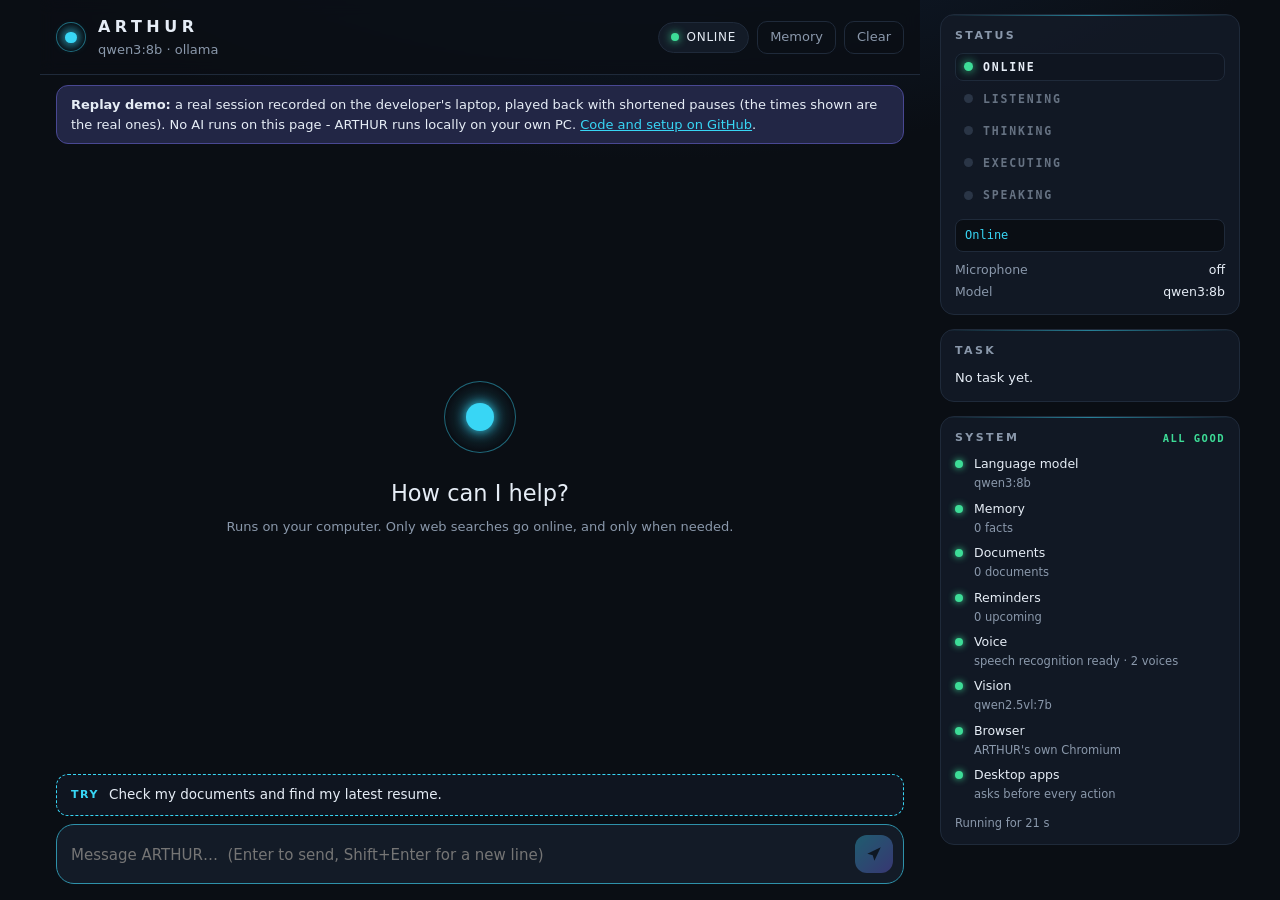
<file: index.html>
<!doctype html>
<html lang="en">
<head>
  <meta charset="utf-8">
  <meta name="viewport" content="width=device-width, initial-scale=1">
  <title>ARTHUR – replay demo</title>
  <link rel="stylesheet" href="styles.css">
  <link rel="stylesheet" href="demo.css">
</head>
<body>
 <div class="shell">
  <div class="app">
    <header class="topbar">
      <div class="brand">
        <div class="core" aria-hidden="true"><span></span></div>
        <div>
          <h1>ARTHUR</h1>
          <p id="model" class="subtle">Personal AI agent</p>
        </div>
      </div>
      <div class="topbar-actions">
        <div id="status" class="status" data-state="connecting" role="status" aria-live="polite">
          <span class="dot"></span><span id="status-text">Connecting…</span>
        </div>
        <button id="voice-toggle" class="ghost" type="button" aria-expanded="false" aria-controls="voice-panel" title="Voice settings">Voice</button>
        <button id="docs-toggle" class="ghost" type="button" aria-expanded="false" aria-controls="docs-panel">Docs</button>
        <button id="reminders-toggle" class="ghost" type="button" aria-expanded="false" aria-controls="reminders-panel">Reminders</button>
        <button id="memory-toggle" class="ghost" type="button" aria-expanded="false" aria-controls="memory-panel">Memory</button>
        <button id="hud-toggle" class="ghost hud-toggle" type="button" aria-expanded="false" aria-controls="hud">Status</button>
        <a class="ghost link-button" href="/dashboard.html" title="Counts and timings">Stats</a>
        <button id="clear" class="ghost" type="button" title="Clear conversation">Clear</button>
      </div>
    </header>

    <div class="replay-banner" role="note">
      <strong>Replay demo:</strong> a real session recorded on the developer's laptop, played
      back with shortened pauses (the times shown are the real ones). No AI runs on this page -
      ARTHUR runs locally on your own PC. <a href="https://github.com/vishnuvarthant1126-bit/ARTHUR">Code and setup on GitHub</a>.
    </div>

    <aside id="voice-panel" class="memory-panel" hidden aria-label="Voice settings">
      <div class="memory-head">
        <div>
          <h2>Voice</h2>
          <p class="subtle">ARTHUR's voice is generated on your computer (Piper).</p>
        </div>
        <button id="voice-close" class="ghost" type="button" aria-label="Close voice panel">✕</button>
      </div>
      <div class="settings">
        <label for="speak-mode">Speak replies</label>
        <select id="speak-mode">
          <option value="voice">When I talk to ARTHUR</option>
          <option value="always">Always</option>
          <option value="off">Never</option>
        </select>
        <label for="voice-select">Voice</label>
        <select id="voice-select"></select>
        <label for="voice-speed">Speed <output id="voice-speed-value">1.0×</output></label>
        <input id="voice-speed" type="range" min="0.75" max="1.5" step="0.05" value="1">
        <label for="voice-volume">Volume <output id="voice-volume-value">100%</output></label>
        <input id="voice-volume" type="range" min="0" max="1" step="0.05" value="1">
        <button id="voice-test" class="upload-button" type="button">▶ Test voice</button>
      </div>
    </aside>

    <aside id="docs-panel" class="memory-panel" hidden aria-label="Documents">
      <div class="memory-head">
        <div>
          <h2>Documents</h2>
          <p class="subtle">PDF, Word, text or CSV (max 20 MB). Ask about them and ARTHUR cites the page.</p>
        </div>
        <button id="docs-close" class="ghost" type="button" aria-label="Close documents panel">✕</button>
      </div>
      <label class="upload">
        <input id="docs-input" type="file" accept=".pdf,.docx,.txt,.md,.csv" multiple>
        <span>＋ Upload documents</span>
      </label>
      <p id="docs-status" class="subtle docs-status" role="status" aria-live="polite"></p>
      <ul id="docs-list" class="memory-list"></ul>
      <p id="docs-empty" class="subtle memory-empty">No documents yet.</p>
    </aside>

    <aside id="memory-panel" class="memory-panel" hidden aria-label="Long-term memory">
      <div class="memory-head">
        <div>
          <h2>Long-term memory</h2>
          <p class="subtle">Saved only when you say “remember…”. Kept across conversations and restarts.</p>
        </div>
        <button id="memory-close" class="ghost" type="button" aria-label="Close memory panel">✕</button>
      </div>
      <ul id="memory-list" class="memory-list"></ul>
      <p id="memory-empty" class="subtle memory-empty">Nothing yet. Try: “Remember that my main project is called ARTHUR.”</p>
    </aside>

    <aside id="reminders-panel" class="memory-panel" hidden aria-label="Reminders">
      <div class="memory-head">
        <div>
          <h2>Reminders</h2>
          <p class="subtle">Saved on this computer; they survive restarts. Or just say “remind me at 5pm to…”.</p>
        </div>
        <button id="reminders-close" class="ghost" type="button" aria-label="Close reminders panel">✕</button>
      </div>
      <form id="reminder-form" class="reminder-form" autocomplete="off">
        <input id="reminder-text" type="text" maxlength="300" placeholder="Remind me to…" aria-label="Reminder text" required>
        <input id="reminder-when" type="text" maxlength="100" placeholder="5pm · in 20 minutes · tomorrow 9am" aria-label="When" required>
        <button class="upload-button" type="submit">Add reminder</button>
      </form>
      <p id="reminders-status" class="subtle docs-status" role="status" aria-live="polite"></p>
      <ul id="reminders-list" class="memory-list"></ul>
      <p id="reminders-empty" class="subtle memory-empty">No upcoming reminders.</p>
    </aside>

    <main id="log" class="log" aria-live="polite">
      <section id="empty" class="empty">
        <div class="core large" aria-hidden="true"><span></span></div>
        <h2>How can I help?</h2>
        <p class="subtle">Runs on your computer. Only web searches go online, and only when needed.</p>
        <div class="chips">
          <button class="chip" type="button">Explain what a vector database is</button>
          <button class="chip" type="button">Write a Python function to reverse a string</button>
          <button class="chip" type="button">Give me three tips for focused work</button>
        </div>
      </section>
    </main>

    <!-- Phase 26: files attached to the next message (uploaded at once, sent as ids) -->

    <button id="replay-next" class="replay-next" type="button" hidden>
      <b>Try</b><span></span>
    </button>
    <ul id="attachments" class="attachments" hidden aria-label="Attached files"></ul>
    <form id="composer" class="composer" autocomplete="off">
      <input id="attach-input" class="visually-hidden" type="file" multiple tabindex="-1"
             accept="image/png,image/jpeg,image/webp,image/gif,image/bmp,.pdf,.docx,.txt,.md,.csv">
      <button id="attach" class="mic" type="button" aria-label="Attach a picture or document" title="Attach a picture, screenshot or document (or paste / drop it here)">
        <svg viewBox="0 0 24 24" width="18" height="18" aria-hidden="true"><path d="M16.5 6.5v10a4.5 4.5 0 0 1-9 0V5a3 3 0 0 1 6 0v10.5a1.5 1.5 0 0 1-3 0V6.5H9v9a3 3 0 0 0 6 0V5a4.5 4.5 0 0 0-9 0v11.5a6 6 0 0 0 12 0v-10h-1.5Z" fill="currentColor"/></svg>
      </button>
      <textarea id="input" rows="1" maxlength="8000" placeholder="Message ARTHUR…  (Enter to send, Shift+Enter for a new line)" aria-label="Message"></textarea>
      <button id="wake" class="mic" type="button" aria-pressed="false" aria-label="Hands-free: listen for Hey Arthur" title="Hands-free: listen for “Hey Arthur” (mic stays on while enabled)">
        <svg viewBox="0 0 24 24" width="18" height="18" aria-hidden="true"><path d="M17 20c-.3 0-.6-.1-.8-.2-.7-.4-1.2-.9-1.7-2.4-.5-1.5-1.4-2.2-2.3-2.9-.8-.6-1.6-1.2-2.3-2.4A6.3 6.3 0 0 1 9 9c0-2.8 2.2-5 5-5s5 2.2 5 5h-2c0-1.7-1.3-3-3-3s-3 1.3-3 3c0 .9.3 1.8.7 2.5.5.9 1.1 1.3 1.8 1.9 1 .8 2.2 1.8 2.9 3.8.4 1.2.7 1.4 1 1.6.2.1.4.2.6.2 1.1 0 2-.9 2-2h2c0 2.2-1.8 4-4 4ZM7.6 2.6 6.2 1.2A10 10 0 0 0 3 9c0 2.8 1.2 5.3 3.2 7.1l1.4-1.4A8 8 0 0 1 5 9c0-2.5 1-4.7 2.6-6.4ZM11.5 9a2.5 2.5 0 1 0 5 0 2.5 2.5 0 0 0-5 0Z" fill="currentColor"/></svg>
      </button>
      <button id="mic" class="mic" type="button" aria-label="Start voice input" title="Speak (click to start, click again to stop)">
        <svg viewBox="0 0 24 24" width="18" height="18" aria-hidden="true"><path d="M12 14a3 3 0 0 0 3-3V5a3 3 0 1 0-6 0v6a3 3 0 0 0 3 3Zm5-3a5 5 0 0 1-10 0H5a7 7 0 0 0 6 6.92V21h2v-3.08A7 7 0 0 0 19 11h-2Z" fill="currentColor"/></svg>
      </button>
      <button id="send" class="send" type="submit" aria-label="Send">
        <svg viewBox="0 0 24 24" width="18" height="18" aria-hidden="true"><path d="M3 11.5 21 3l-8.5 18-2.2-7.3L3 11.5Z" fill="currentColor"/></svg>
      </button>
    </form>
  </div>

  <!-- Phase 25: what ARTHUR is doing right now, the current task, and the health of every part. -->
  <aside id="hud" class="hud" aria-label="ARTHUR status">
    <section class="hud-card">
      <div class="hud-head">
        <h2>Status</h2>
        <button id="hud-close" class="ghost hud-close" type="button" aria-label="Close status panel">✕</button>
      </div>
      <ul class="lamps" aria-label="Activity">
        <li data-lamp="online"><span class="lamp"></span><span>Online</span></li>
        <li data-lamp="listening"><span class="lamp"></span><span>Listening</span></li>
        <li data-lamp="thinking"><span class="lamp"></span><span>Thinking</span></li>
        <li data-lamp="executing"><span class="lamp"></span><span>Executing</span></li>
        <li data-lamp="speaking"><span class="lamp"></span><span>Speaking</span></li>
      </ul>
      <p id="hud-now" class="hud-now" role="status" aria-live="polite">Connecting…</p>
      <dl class="hud-facts">
        <dt>Microphone</dt><dd id="hud-mic">off</dd>
        <dt>Model</dt><dd id="hud-model">–</dd>
      </dl>
    </section>
    <section class="hud-card">
      <h2 id="hud-task-title">Task</h2>
      <p id="hud-task-goal" class="hud-task-goal subtle">No task yet.</p>
      <ol id="hud-task" class="hud-task"></ol>
      <p id="hud-task-result" class="subtle hud-task-result"></p>
    </section>
    <section class="hud-card">
      <div class="hud-head">
        <h2>System</h2>
        <span id="hud-overall" class="hud-overall" data-state="unknown">…</span>
      </div>
      <ul id="hud-system" class="hud-system"></ul>
      <p id="hud-uptime" class="subtle hud-uptime"></p>
    </section>
  </aside>
 </div>
  <script src="replay.js"></script>
  <script src="app.js"></script>
</body>
</html>
</file>
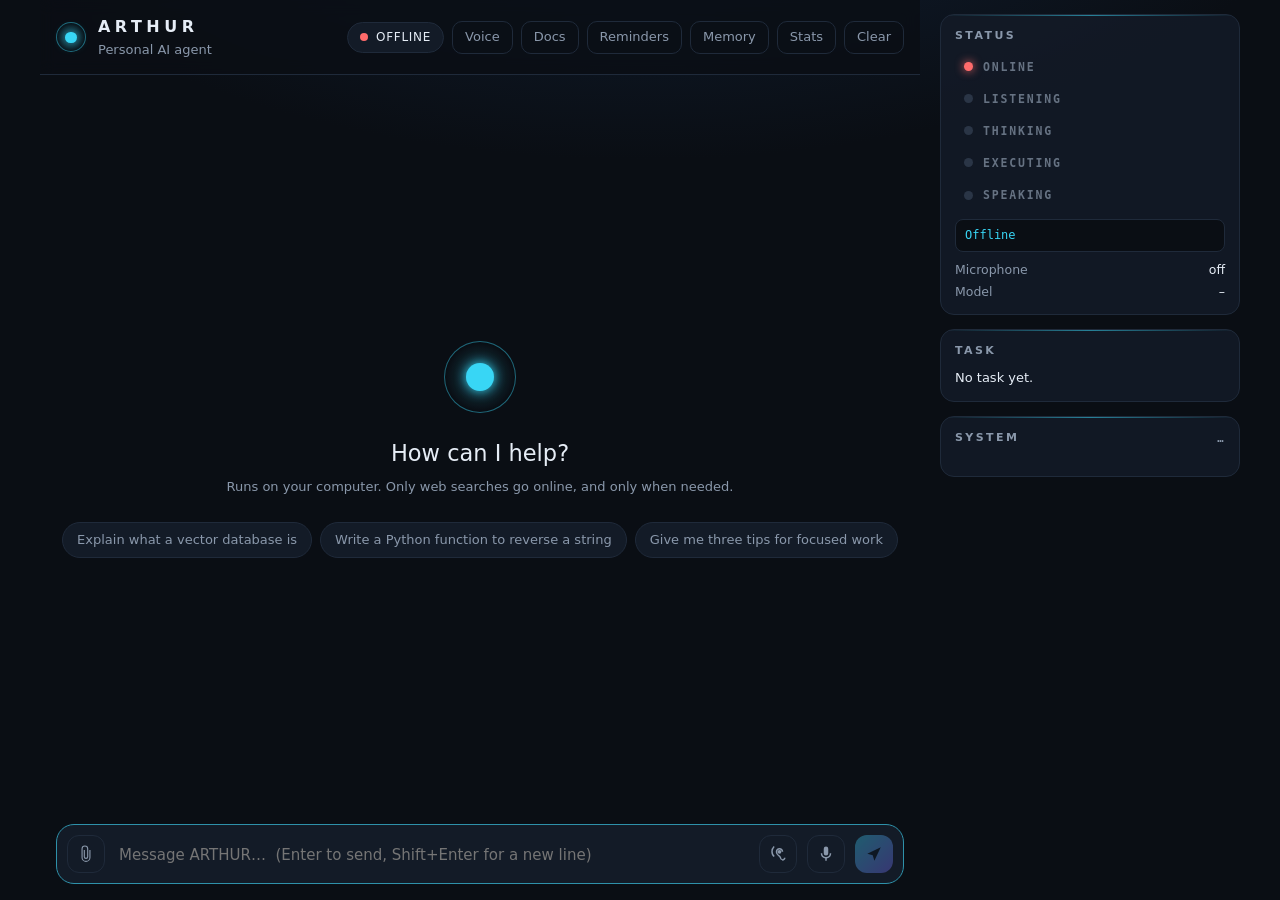
<file: frontend/index.html>
<!doctype html>
<html lang="en">
<head>
  <meta charset="utf-8">
  <meta name="viewport" content="width=device-width, initial-scale=1">
  <title>ARTHUR</title>
  <link rel="stylesheet" href="styles.css">
</head>
<body>
 <div class="shell">
  <div class="app">
    <header class="topbar">
      <div class="brand">
        <div class="core" aria-hidden="true"><span></span></div>
        <div>
          <h1>ARTHUR</h1>
          <p id="model" class="subtle">Personal AI agent</p>
        </div>
      </div>
      <div class="topbar-actions">
        <div id="status" class="status" data-state="connecting" role="status" aria-live="polite">
          <span class="dot"></span><span id="status-text">Connecting…</span>
        </div>
        <button id="voice-toggle" class="ghost" type="button" aria-expanded="false" aria-controls="voice-panel" title="Voice settings">Voice</button>
        <button id="docs-toggle" class="ghost" type="button" aria-expanded="false" aria-controls="docs-panel">Docs</button>
        <button id="reminders-toggle" class="ghost" type="button" aria-expanded="false" aria-controls="reminders-panel">Reminders</button>
        <button id="memory-toggle" class="ghost" type="button" aria-expanded="false" aria-controls="memory-panel">Memory</button>
        <button id="hud-toggle" class="ghost hud-toggle" type="button" aria-expanded="false" aria-controls="hud">Status</button>
        <a class="ghost link-button" href="/dashboard.html" title="Counts and timings">Stats</a>
        <button id="clear" class="ghost" type="button" title="Clear conversation">Clear</button>
      </div>
    </header>

    <aside id="voice-panel" class="memory-panel" hidden aria-label="Voice settings">
      <div class="memory-head">
        <div>
          <h2>Voice</h2>
          <p class="subtle">ARTHUR's voice is generated on your computer (Piper).</p>
        </div>
        <button id="voice-close" class="ghost" type="button" aria-label="Close voice panel">✕</button>
      </div>
      <div class="settings">
        <label for="speak-mode">Speak replies</label>
        <select id="speak-mode">
          <option value="voice">When I talk to ARTHUR</option>
          <option value="always">Always</option>
          <option value="off">Never</option>
        </select>
        <label for="voice-select">Voice</label>
        <select id="voice-select"></select>
        <label for="voice-speed">Speed <output id="voice-speed-value">1.0×</output></label>
        <input id="voice-speed" type="range" min="0.75" max="1.5" step="0.05" value="1">
        <label for="voice-volume">Volume <output id="voice-volume-value">100%</output></label>
        <input id="voice-volume" type="range" min="0" max="1" step="0.05" value="1">
        <button id="voice-test" class="upload-button" type="button">▶ Test voice</button>
      </div>
    </aside>

    <aside id="docs-panel" class="memory-panel" hidden aria-label="Documents">
      <div class="memory-head">
        <div>
          <h2>Documents</h2>
          <p class="subtle">PDF, Word, text or CSV (max 20 MB). Ask about them and ARTHUR cites the page.</p>
        </div>
        <button id="docs-close" class="ghost" type="button" aria-label="Close documents panel">✕</button>
      </div>
      <label class="upload">
        <input id="docs-input" type="file" accept=".pdf,.docx,.txt,.md,.csv" multiple>
        <span>＋ Upload documents</span>
      </label>
      <p id="docs-status" class="subtle docs-status" role="status" aria-live="polite"></p>
      <ul id="docs-list" class="memory-list"></ul>
      <p id="docs-empty" class="subtle memory-empty">No documents yet.</p>
    </aside>

    <aside id="memory-panel" class="memory-panel" hidden aria-label="Long-term memory">
      <div class="memory-head">
        <div>
          <h2>Long-term memory</h2>
          <p class="subtle">Saved only when you say “remember…”. Kept across conversations and restarts.</p>
        </div>
        <button id="memory-close" class="ghost" type="button" aria-label="Close memory panel">✕</button>
      </div>
      <ul id="memory-list" class="memory-list"></ul>
      <p id="memory-empty" class="subtle memory-empty">Nothing yet. Try: “Remember that my main project is called ARTHUR.”</p>
    </aside>

    <aside id="reminders-panel" class="memory-panel" hidden aria-label="Reminders">
      <div class="memory-head">
        <div>
          <h2>Reminders</h2>
          <p class="subtle">Saved on this computer; they survive restarts. Or just say “remind me at 5pm to…”.</p>
        </div>
        <button id="reminders-close" class="ghost" type="button" aria-label="Close reminders panel">✕</button>
      </div>
      <form id="reminder-form" class="reminder-form" autocomplete="off">
        <input id="reminder-text" type="text" maxlength="300" placeholder="Remind me to…" aria-label="Reminder text" required>
        <input id="reminder-when" type="text" maxlength="100" placeholder="5pm · in 20 minutes · tomorrow 9am" aria-label="When" required>
        <button class="upload-button" type="submit">Add reminder</button>
      </form>
      <p id="reminders-status" class="subtle docs-status" role="status" aria-live="polite"></p>
      <ul id="reminders-list" class="memory-list"></ul>
      <p id="reminders-empty" class="subtle memory-empty">No upcoming reminders.</p>
    </aside>

    <main id="log" class="log" aria-live="polite">
      <section id="empty" class="empty">
        <div class="core large" aria-hidden="true"><span></span></div>
        <h2>How can I help?</h2>
        <p class="subtle">Runs on your computer. Only web searches go online, and only when needed.</p>
        <div class="chips">
          <button class="chip" type="button">Explain what a vector database is</button>
          <button class="chip" type="button">Write a Python function to reverse a string</button>
          <button class="chip" type="button">Give me three tips for focused work</button>
        </div>
      </section>
    </main>

    <!-- Phase 26: files attached to the next message (uploaded at once, sent as ids) -->
    <ul id="attachments" class="attachments" hidden aria-label="Attached files"></ul>
    <form id="composer" class="composer" autocomplete="off">
      <input id="attach-input" class="visually-hidden" type="file" multiple tabindex="-1"
             accept="image/png,image/jpeg,image/webp,image/gif,image/bmp,.pdf,.docx,.txt,.md,.csv">
      <button id="attach" class="mic" type="button" aria-label="Attach a picture or document" title="Attach a picture, screenshot or document (or paste / drop it here)">
        <svg viewBox="0 0 24 24" width="18" height="18" aria-hidden="true"><path d="M16.5 6.5v10a4.5 4.5 0 0 1-9 0V5a3 3 0 0 1 6 0v10.5a1.5 1.5 0 0 1-3 0V6.5H9v9a3 3 0 0 0 6 0V5a4.5 4.5 0 0 0-9 0v11.5a6 6 0 0 0 12 0v-10h-1.5Z" fill="currentColor"/></svg>
      </button>
      <textarea id="input" rows="1" maxlength="8000" placeholder="Message ARTHUR…  (Enter to send, Shift+Enter for a new line)" aria-label="Message"></textarea>
      <button id="wake" class="mic" type="button" aria-pressed="false" aria-label="Hands-free: listen for Hey Arthur" title="Hands-free: listen for “Hey Arthur” (mic stays on while enabled)">
        <svg viewBox="0 0 24 24" width="18" height="18" aria-hidden="true"><path d="M17 20c-.3 0-.6-.1-.8-.2-.7-.4-1.2-.9-1.7-2.4-.5-1.5-1.4-2.2-2.3-2.9-.8-.6-1.6-1.2-2.3-2.4A6.3 6.3 0 0 1 9 9c0-2.8 2.2-5 5-5s5 2.2 5 5h-2c0-1.7-1.3-3-3-3s-3 1.3-3 3c0 .9.3 1.8.7 2.5.5.9 1.1 1.3 1.8 1.9 1 .8 2.2 1.8 2.9 3.8.4 1.2.7 1.4 1 1.6.2.1.4.2.6.2 1.1 0 2-.9 2-2h2c0 2.2-1.8 4-4 4ZM7.6 2.6 6.2 1.2A10 10 0 0 0 3 9c0 2.8 1.2 5.3 3.2 7.1l1.4-1.4A8 8 0 0 1 5 9c0-2.5 1-4.7 2.6-6.4ZM11.5 9a2.5 2.5 0 1 0 5 0 2.5 2.5 0 0 0-5 0Z" fill="currentColor"/></svg>
      </button>
      <button id="mic" class="mic" type="button" aria-label="Start voice input" title="Speak (click to start, click again to stop)">
        <svg viewBox="0 0 24 24" width="18" height="18" aria-hidden="true"><path d="M12 14a3 3 0 0 0 3-3V5a3 3 0 1 0-6 0v6a3 3 0 0 0 3 3Zm5-3a5 5 0 0 1-10 0H5a7 7 0 0 0 6 6.92V21h2v-3.08A7 7 0 0 0 19 11h-2Z" fill="currentColor"/></svg>
      </button>
      <button id="send" class="send" type="submit" aria-label="Send">
        <svg viewBox="0 0 24 24" width="18" height="18" aria-hidden="true"><path d="M3 11.5 21 3l-8.5 18-2.2-7.3L3 11.5Z" fill="currentColor"/></svg>
      </button>
    </form>
  </div>

  <!-- Phase 25: what ARTHUR is doing right now, the current task, and the health of every part. -->
  <aside id="hud" class="hud" aria-label="ARTHUR status">
    <section class="hud-card">
      <div class="hud-head">
        <h2>Status</h2>
        <button id="hud-close" class="ghost hud-close" type="button" aria-label="Close status panel">✕</button>
      </div>
      <ul class="lamps" aria-label="Activity">
        <li data-lamp="online"><span class="lamp"></span><span>Online</span></li>
        <li data-lamp="listening"><span class="lamp"></span><span>Listening</span></li>
        <li data-lamp="thinking"><span class="lamp"></span><span>Thinking</span></li>
        <li data-lamp="executing"><span class="lamp"></span><span>Executing</span></li>
        <li data-lamp="speaking"><span class="lamp"></span><span>Speaking</span></li>
      </ul>
      <p id="hud-now" class="hud-now" role="status" aria-live="polite">Connecting…</p>
      <dl class="hud-facts">
        <dt>Microphone</dt><dd id="hud-mic">off</dd>
        <dt>Model</dt><dd id="hud-model">–</dd>
      </dl>
    </section>
    <section class="hud-card">
      <h2 id="hud-task-title">Task</h2>
      <p id="hud-task-goal" class="hud-task-goal subtle">No task yet.</p>
      <ol id="hud-task" class="hud-task"></ol>
      <p id="hud-task-result" class="subtle hud-task-result"></p>
    </section>
    <section class="hud-card">
      <div class="hud-head">
        <h2>System</h2>
        <span id="hud-overall" class="hud-overall" data-state="unknown">…</span>
      </div>
      <ul id="hud-system" class="hud-system"></ul>
      <p id="hud-uptime" class="subtle hud-uptime"></p>
    </section>
  </aside>
 </div>
  <script src="app.js"></script>
</body>
</html>
</file>
<file: styles.css>
:root {
  --bg: #0a0e14;
  --bg-2: #0f1520;
  --panel: #131b27;
  --border: #1f2a3a;
  --text: #e6edf6;
  --muted: #8a98ab;
  --accent: #38d6f5;
  --accent-2: #7c6cff;
  --user: #1b2a40;
  --ok: #3ddc97;
  --warn: #f5b638;
  --err: #ff6b6b;
  --radius: 14px;
  --font: "Segoe UI", system-ui, -apple-system, Roboto, sans-serif;
  --mono: "Cascadia Code", Consolas, ui-monospace, monospace;
}

* { box-sizing: border-box; }
[hidden] { display: none !important; }
html, body { height: 100%; margin: 0; }
body {
  background: radial-gradient(1200px 600px at 50% -200px, #12233a 0%, var(--bg) 60%);
  color: var(--text);
  font: 15px/1.6 var(--font);
}
button { font: inherit; color: inherit; cursor: pointer; }

/* Chat column + status rail (Phase 25). Below 1100px the rail becomes an overlay panel. */
.shell { display: grid; grid-template-columns: minmax(0, 880px) 300px; justify-content: center; gap: 0 20px; }
.app { display: flex; flex-direction: column; height: 100dvh; max-width: 880px; width: 100%; margin: 0 auto; min-width: 0; }

/* ---------- header ---------- */
.topbar {
  display: flex; align-items: center; justify-content: space-between; gap: 12px;
  padding: 14px 16px; border-bottom: 1px solid var(--border);
  background: color-mix(in srgb, var(--bg) 80%, transparent); backdrop-filter: blur(8px);
}
.brand { display: flex; align-items: center; gap: 12px; }
.brand h1 { margin: 0; font-size: 16px; letter-spacing: .28em; font-weight: 600; }
.subtle { margin: 0; color: var(--muted); font-size: 13px; }
.topbar-actions { display: flex; align-items: center; gap: 8px; }

/* The glowing "core" - ARTHUR's visual identity. Pulses faster while thinking. */
.core {
  --size: 30px; width: var(--size); height: var(--size); border-radius: 50%;
  display: grid; place-items: center; flex: none;
  background: radial-gradient(circle, rgba(56,214,245,.25), transparent 70%);
  border: 1px solid rgba(56,214,245,.45);
}
.core span {
  width: 40%; height: 40%; border-radius: 50%;
  background: var(--accent); box-shadow: 0 0 12px var(--accent);
  animation: pulse 3s ease-in-out infinite;
}
.core.large { --size: 72px; margin-bottom: 8px; }
body[data-state="thinking"] .core span,
body[data-state="streaming"] .core span { animation-duration: .9s; background: var(--accent-2); box-shadow: 0 0 14px var(--accent-2); }
@keyframes pulse { 50% { transform: scale(.7); opacity: .6; } }

/* ---------- status pill ---------- */
.status {
  display: flex; align-items: center; gap: 8px; padding: 5px 12px; border-radius: 999px;
  border: 1px solid var(--border); background: var(--panel); font-size: 12px;
  letter-spacing: .06em; text-transform: uppercase; white-space: nowrap;
}
.status .dot { width: 8px; height: 8px; border-radius: 50%; background: var(--muted); }
.status[data-state="online"] .dot { background: var(--ok); box-shadow: 0 0 8px var(--ok); }
.status[data-state="thinking"] .dot,
.status[data-state="streaming"] .dot { background: var(--accent-2); box-shadow: 0 0 8px var(--accent-2); animation: pulse 1s infinite; }
.status[data-state="executing"] .dot { background: var(--warn); box-shadow: 0 0 8px var(--warn); animation: pulse .7s infinite; }
.status[data-state="connecting"] .dot { background: var(--warn); animation: pulse 1s infinite; }
.status[data-state="offline"] .dot { background: var(--err); }

.ghost {
  background: transparent; border: 1px solid var(--border); border-radius: 10px;
  padding: 5px 12px; font-size: 13px; color: var(--muted);
}
.ghost:hover { color: var(--text); border-color: var(--muted); }

/* ---------- conversation ---------- */
.log { flex: 1; overflow-y: auto; padding: 24px 16px; display: flex; flex-direction: column; gap: 18px; }

.empty { margin: auto; text-align: center; display: flex; flex-direction: column; align-items: center; gap: 6px; padding: 20px 0; }
.empty h2 { margin: 8px 0 0; font-weight: 500; }
.chips { display: flex; flex-wrap: wrap; justify-content: center; gap: 8px; margin-top: 18px; }
.chip {
  background: var(--panel); border: 1px solid var(--border); border-radius: 999px;
  padding: 7px 14px; font-size: 13px; color: var(--muted);
}
.chip:hover { color: var(--text); border-color: var(--accent); }

.msg { display: flex; gap: 12px; max-width: 100%; }
.msg.user { justify-content: flex-end; }
.msg.user .bubble { background: var(--user); border-radius: var(--radius) var(--radius) 4px var(--radius); white-space: pre-wrap; }
.msg.arthur .bubble { background: var(--panel); border: 1px solid var(--border); border-radius: 4px var(--radius) var(--radius) var(--radius); }
.msg .core { --size: 26px; margin-top: 4px; }
.msg-body { min-width: 0; max-width: min(680px, 85%); }
.msg.arthur .msg-body { flex: 1; }
.bubble { padding: 10px 14px; overflow-wrap: anywhere; }
.msg.arthur .bubble { width: fit-content; max-width: 100%; }
.bubble p { margin: 0 0 .6em; }
.bubble p:last-child, .bubble ul:last-child, .bubble ol:last-child { margin-bottom: 0; }
.bubble ul, .bubble ol { margin: 0 0 .6em; padding-left: 1.3em; }
.bubble code { font-family: var(--mono); font-size: 13px; background: rgba(255,255,255,.07); padding: 1px 5px; border-radius: 5px; }
.bubble pre { background: var(--bg); border: 1px solid var(--border); border-radius: 10px; padding: 12px; overflow-x: auto; margin: 0 0 .6em; }
.bubble pre code { background: none; padding: 0; }
.bubble a { color: var(--accent); text-decoration: underline; text-underline-offset: 2px; }
.bubble a:hover { color: var(--text); }
.meta { margin-top: 6px; font-size: 11px; color: var(--muted); letter-spacing: .03em; }

.msg.error .bubble { background: rgba(255,107,107,.08); border: 1px solid rgba(255,107,107,.4); color: #ffd0d0; }
.msg.error .core { border-color: var(--err); }
.msg.error .core span { background: var(--err); box-shadow: 0 0 10px var(--err); animation: none; }

/* typing indicator shown until the first word arrives */
.typing { display: inline-flex; gap: 4px; padding: 4px 0; }
.typing i { width: 7px; height: 7px; border-radius: 50%; background: var(--accent); opacity: .4; animation: blink 1.2s infinite; }
.typing i:nth-child(2) { animation-delay: .2s; }
.typing i:nth-child(3) { animation-delay: .4s; }
@keyframes blink { 30% { opacity: 1; transform: translateY(-3px); } }

.cursor::after { content: "▍"; color: var(--accent); animation: blink 1s steps(1) infinite; margin-left: 1px; }

/* ---------- composer ---------- */
.composer {
  display: flex; align-items: flex-end; gap: 10px; margin: 0 16px 16px; padding: 10px;
  background: var(--panel); border: 1px solid var(--border); border-radius: 18px;
}
.composer:focus-within { border-color: color-mix(in srgb, var(--accent) 60%, var(--border)); }
.composer textarea {
  flex: 1; resize: none; border: 0; outline: 0; background: transparent; color: var(--text);
  font: inherit; max-height: 200px; padding: 6px 4px;
}
.send {
  width: 38px; height: 38px; flex: none; border: 0; border-radius: 12px;
  background: linear-gradient(135deg, var(--accent), var(--accent-2)); color: #06121c;
  display: grid; place-items: center;
}
.send:disabled { opacity: .35; cursor: not-allowed; }

.mic {
  width: 38px; height: 38px; flex: none; border-radius: 12px; display: grid; place-items: center;
  background: transparent; border: 1px solid var(--border); color: var(--muted);
}
.mic:hover { color: var(--text); border-color: var(--muted); }
.mic:disabled { opacity: .35; cursor: not-allowed; }
.mic.recording { color: #fff; background: var(--err); border-color: var(--err); animation: pulse 1.2s infinite; }
.mic.working { color: var(--accent); border-color: var(--accent); }
#wake[aria-pressed="true"] { color: #06121c; background: var(--ok); border-color: var(--ok); }
.status[data-state="waiting"] .dot { background: var(--ok); box-shadow: 0 0 10px var(--ok); animation: pulse 2.4s infinite; }
.status[data-state="listening"] .dot { background: var(--err); box-shadow: 0 0 8px var(--err); animation: pulse .8s infinite; }
.send.stop { background: var(--err); }
.send.stop svg { display: none; }
.send.stop::before { content: ""; width: 12px; height: 12px; background: #fff; border-radius: 2px; }

/* ---------- plan ---------- */
.plan {
  margin: 0 0 8px; padding: 10px 12px 10px 34px; border-radius: 10px;
  background: var(--bg-2); border: 1px solid var(--border); font-size: 13.5px;
}
.plan li { margin: 3px 0; color: var(--muted); }
.plan li .task { color: var(--text); }
.plan li .detail { color: var(--muted); font-size: 12.5px; }
.plan li::marker { color: var(--muted); }
.plan li[data-status="running"] .task { color: var(--warn); }
.plan li[data-status="running"]::marker { content: "◐  "; color: var(--warn); }
.plan li[data-status="done"]::marker { content: "✓  "; color: var(--ok); }
.plan li[data-status="failed"]::marker { content: "✕  "; color: var(--err); }
.plan li[data-status="skipped"]::marker { content: "–  "; }
.plan li[data-status="failed"] .task, .plan li[data-status="skipped"] .task { text-decoration: line-through; color: var(--muted); }

/* ---------- tool activity ---------- */
.tools { display: flex; flex-direction: column; gap: 6px; margin-bottom: 6px; }
.tools:empty { display: none; }
.tool-chip {
  display: flex; align-items: baseline; gap: 8px; width: fit-content; max-width: 100%;
  font: 12.5px/1.4 var(--mono); padding: 5px 10px; border-radius: 8px;
  background: var(--bg-2); border: 1px solid var(--border); color: var(--muted);
}
.tool-chip .name { color: var(--text); font-weight: 600; }
.tool-chip .detail { overflow-wrap: anywhere; }
.tool-chip .icon::before { content: "⚙"; }
.tool-chip.running { border-color: rgba(245,182,56,.5); }
.tool-chip.running .icon::before { display: inline-block; animation: spin 1.2s linear infinite; }
.tool-chip.ok .icon::before { content: "✓"; color: var(--ok); }
.tool-chip.failed { border-color: rgba(255,107,107,.45); }
.tool-chip.failed .icon::before { content: "✕"; color: var(--err); }
.tool-chip.waiting { border-color: rgba(245,182,56,.6); }
.tool-chip.waiting .icon::before { content: "?"; color: var(--warn); }
@keyframes spin { to { transform: rotate(360deg); } }

/* ---------- memory panel ---------- */
.app { position: relative; }
.memory-panel {
  position: absolute; top: 64px; right: 16px; z-index: 10;
  width: min(380px, calc(100% - 32px)); max-height: calc(100% - 150px); overflow-y: auto;
  background: var(--panel); border: 1px solid var(--border); border-radius: var(--radius);
  padding: 14px 16px; box-shadow: 0 18px 50px rgba(0,0,0,.45);
}
.memory-head { display: flex; justify-content: space-between; gap: 12px; align-items: flex-start; }
.memory-head h2 { margin: 0 0 2px; font-size: 14px; letter-spacing: .08em; text-transform: uppercase; }
.memory-list { list-style: none; margin: 12px 0 0; padding: 0; display: flex; flex-direction: column; gap: 8px; }
.memory-list li {
  display: flex; gap: 10px; align-items: flex-start; justify-content: space-between;
  background: var(--bg-2); border: 1px solid var(--border); border-radius: 10px; padding: 9px 10px;
}
.memory-list .fact { font-size: 13.5px; }
.memory-list .tag { display: inline-block; margin-top: 4px; font-size: 10.5px; color: var(--accent); letter-spacing: .06em; text-transform: uppercase; }
.memory-list button { flex: none; background: none; border: 0; color: var(--muted); padding: 2px 4px; }
.memory-list button:hover { color: var(--err); }
.memory-empty { margin-top: 12px; }
#memory-toggle[aria-expanded="true"], #docs-toggle[aria-expanded="true"] { color: var(--text); border-color: var(--accent); }

.upload {
  display: block; margin-top: 12px; padding: 10px; text-align: center; cursor: pointer;
  border: 1px dashed var(--border); border-radius: 10px; color: var(--accent); font-size: 13.5px;
}
.upload:hover, .upload:focus-within { border-color: var(--accent); }
.upload input { position: absolute; width: 1px; height: 1px; opacity: 0; }
.docs-status { margin: 8px 0 0; min-height: 1em; }

.settings { display: grid; gap: 6px; margin-top: 12px; font-size: 13.5px; }
.settings label { color: var(--muted); margin-top: 6px; display: flex; justify-content: space-between; }
.settings output { color: var(--text); }
.settings select {
  background: var(--bg-2); color: var(--text); border: 1px solid var(--border);
  border-radius: 8px; padding: 6px 8px; font: inherit;
}
.settings input[type="range"] { accent-color: var(--accent); width: 100%; }
.upload-button {
  margin-top: 10px; padding: 8px; border-radius: 10px; background: var(--bg-2);
  border: 1px solid var(--border); color: var(--accent);
}
.upload-button:hover { border-color: var(--accent); }
#voice-toggle[aria-expanded="true"] { color: var(--text); border-color: var(--accent); }
.status[data-state="speaking"] .dot { background: var(--accent); box-shadow: 0 0 8px var(--accent); animation: pulse 1s infinite; }
body[data-state="speaking"] .core span { animation-duration: 1s; }
.docs-status.error { color: var(--err); }
.reminder-form { display: flex; flex-direction: column; gap: 6px; margin-top: 10px; }
.reminder-form input {
  background: var(--bg-2); color: var(--text); border: 1px solid var(--border);
  border-radius: 8px; padding: 7px 9px; font: inherit;
}
.reminder-form input:focus { outline: none; border-color: var(--accent); }
.reminder-form .upload-button { margin-top: 2px; }
#reminders-toggle[aria-expanded="true"] { color: var(--text); border-color: var(--accent); }
.msg.reminder .bubble { border: 1px solid var(--accent); }

@media (max-width: 560px) {
  .brand h1 { letter-spacing: .18em; }
  #model { display: none; }
  .msg-body { max-width: 100%; }
  .msg.arthur .core, .msg.error .core { display: none; }
}
.link-button { text-decoration: none; display: inline-block; }

/* ---------- status rail (Phase 25) ---------- */
.hud {
  display: flex; flex-direction: column; gap: 14px; padding: 14px 0 16px;
  height: 100dvh; overflow-y: auto;
}
.hud-card {
  background: color-mix(in srgb, var(--panel) 85%, transparent);
  border: 1px solid var(--border); border-radius: var(--radius); padding: 12px 14px;
  position: relative; overflow: hidden; flex: none; /* never squashed: the rail scrolls */
}
/* a thin scan line along the top edge of each card */
.hud-card::before {
  content: ""; position: absolute; inset: 0 0 auto 0; height: 1px;
  background: linear-gradient(90deg, transparent, var(--accent), transparent); opacity: .55;
}
.hud-card h2 {
  margin: 0 0 8px; font-size: 11px; font-weight: 600; letter-spacing: .22em;
  text-transform: uppercase; color: var(--muted);
}
.hud-head { display: flex; justify-content: space-between; align-items: center; gap: 8px; }
.hud-head h2 { margin-bottom: 8px; }
.hud-close, .hud-toggle { display: none; }

.lamps { list-style: none; margin: 0; padding: 0; display: grid; gap: 4px; }
.lamps li {
  display: flex; align-items: center; gap: 10px; padding: 5px 8px; border-radius: 8px;
  font: 600 11.5px/1.4 var(--mono); letter-spacing: .16em; text-transform: uppercase;
  color: color-mix(in srgb, var(--muted) 70%, transparent);
  border: 1px solid transparent; transition: color .2s, border-color .2s, background .2s;
}
.lamp { width: 9px; height: 9px; border-radius: 50%; background: #2a3546; flex: none; transition: background .2s, box-shadow .2s; }
.lamps li.on { color: var(--text); border-color: var(--border); background: var(--bg-2); }
.lamps li[data-lamp="online"].on .lamp { background: var(--ok); box-shadow: 0 0 10px var(--ok); }
.lamps li[data-lamp="online"].bad .lamp { background: var(--err); box-shadow: 0 0 10px var(--err); }
.lamps li[data-lamp="online"].wait .lamp { background: var(--warn); animation: pulse 1s infinite; }
.lamps li[data-lamp="listening"].on .lamp { background: var(--err); box-shadow: 0 0 10px var(--err); animation: pulse .8s infinite; }
.lamps li[data-lamp="listening"].idle .lamp { background: var(--ok); opacity: .7; animation: pulse 2.4s infinite; }
.lamps li[data-lamp="thinking"].on .lamp { background: var(--accent-2); box-shadow: 0 0 10px var(--accent-2); animation: pulse .9s infinite; }
.lamps li[data-lamp="executing"].on .lamp { background: var(--warn); box-shadow: 0 0 10px var(--warn); animation: pulse .7s infinite; }
.lamps li[data-lamp="speaking"].on .lamp { background: var(--accent); box-shadow: 0 0 10px var(--accent); animation: pulse 1s infinite; }

.hud-now {
  margin: 10px 0 8px; padding: 7px 9px; border-radius: 8px; background: var(--bg);
  border: 1px solid var(--border); font: 12px/1.45 var(--mono); color: var(--accent);
  overflow-wrap: anywhere; min-height: 2.6em;
}
.hud-facts { display: grid; grid-template-columns: auto 1fr; gap: 2px 10px; margin: 0; font-size: 12.5px; }
.hud-facts dt { color: var(--muted); }
.hud-facts dd { margin: 0; text-align: right; overflow-wrap: anywhere; }

.hud-task-goal { font-size: 13px; color: var(--text); overflow-wrap: anywhere; }
.hud-task { list-style: none; margin: 8px 0 0; padding: 0; display: grid; gap: 4px; font: 12px/1.45 var(--mono); }
.hud-task:empty { display: none; }
.hud-task li { display: flex; gap: 7px; color: var(--muted); overflow-wrap: anywhere; }
.hud-task li::before { content: "·"; width: 1em; flex: none; text-align: center; }
.hud-task li[data-status="running"]::before { content: "◐"; color: var(--warn); }
.hud-task li[data-status="running"] { color: var(--text); }
.hud-task li[data-status="ok"]::before, .hud-task li[data-status="done"]::before { content: "✓"; color: var(--ok); }
.hud-task li[data-status="failed"]::before, .hud-task li[data-status="error"]::before,
.hud-task li[data-status="denied"]::before { content: "✕"; color: var(--err); }
.hud-task li[data-status="needs_confirmation"]::before { content: "?"; color: var(--warn); }
.hud-task li[data-status="skipped"]::before { content: "–"; }
.hud-task li .what { color: var(--text); }
.hud-task-result { margin-top: 8px; font-size: 12px; }
.hud-task-result:empty { display: none; }

.hud-system { list-style: none; margin: 0; padding: 0; display: grid; gap: 6px; }
.hud-system li { display: grid; grid-template-columns: 10px 1fr; gap: 0 9px; align-items: baseline; font-size: 12.5px; }
.hud-system .lamp { width: 8px; height: 8px; align-self: center; }
.hud-system li[data-state="ok"] .lamp { background: var(--ok); box-shadow: 0 0 7px var(--ok); }
.hud-system li[data-state="off"] .lamp { background: #3a4659; }
.hud-system li[data-state="problem"] .lamp { background: var(--err); box-shadow: 0 0 7px var(--err); animation: pulse 1.2s infinite; }
.hud-system .name { color: var(--text); }
.hud-system .detail { grid-column: 2; color: var(--muted); font-size: 11.5px; overflow-wrap: anywhere; }
.hud-system li[data-state="problem"] .detail { color: #ffb4b4; }
.hud-overall { font: 600 10.5px var(--mono); letter-spacing: .14em; text-transform: uppercase; color: var(--muted); margin-bottom: 8px; }
.hud-overall[data-state="ok"] { color: var(--ok); }
.hud-overall[data-state="problem"] { color: var(--err); }
.hud-uptime { margin-top: 10px; font-size: 11.5px; }

@media (max-width: 1099px) {
  .shell { display: block; }
  .hud-toggle, .hud-close { display: inline-block; }
  #hud-toggle[aria-expanded="true"] { color: var(--text); border-color: var(--accent); }
  .hud {
    display: none; position: fixed; z-index: 20; top: 64px; right: 16px;
    width: min(320px, calc(100% - 32px)); height: auto; max-height: calc(100dvh - 150px);
    padding: 10px; gap: 10px; background: var(--bg); border: 1px solid var(--border);
    box-shadow: 0 18px 50px rgba(0,0,0,.5); border-radius: var(--radius);
  }
  .hud.open { display: flex; }
}
@media (max-width: 560px) {
  /* one row of buttons that scrolls sideways, instead of four wrapped rows */
  .topbar { gap: 8px; }
  .topbar-actions { min-width: 0; overflow-x: auto; scrollbar-width: none; }
  .topbar-actions > * { flex: none; }
  .hud { top: 60px; }
}

/* ---------- attachments (Phase 26) ---------- */
.visually-hidden { position: absolute; width: 1px; height: 1px; opacity: 0; pointer-events: none; }
.attachments {
  list-style: none; display: flex; flex-wrap: wrap; gap: 8px; margin: 0 16px 8px; padding: 0;
}
.attachment {
  display: flex; align-items: center; gap: 8px; max-width: 260px; padding: 5px 6px 5px 5px;
  background: var(--panel); border: 1px solid var(--border); border-radius: 10px; font-size: 12.5px;
}
.attachment img, .attachment .doc-icon {
  width: 34px; height: 34px; flex: none; border-radius: 6px; object-fit: cover; background: var(--bg-2);
}
.attachment .doc-icon { display: grid; place-items: center; color: var(--accent); font: 600 10px var(--mono); }
.attachment .text { min-width: 0; display: flex; flex-direction: column; }
.attachment .name { overflow: hidden; text-overflow: ellipsis; white-space: nowrap; color: var(--text); }
.attachment .detail { color: var(--muted); font-size: 11px; }
.attachment[data-status="uploading"] .detail { color: var(--warn); }
.attachment[data-status="failed"] { border-color: rgba(255,107,107,.5); }
.attachment[data-status="failed"] .detail { color: var(--err); }
.attachment button { background: none; border: 0; color: var(--muted); padding: 2px 4px; flex: none; }
.attachment button:hover { color: var(--err); }
/* the same chips, read-only, under the user's message */
.msg.user .sent-files { display: flex; flex-wrap: wrap; justify-content: flex-end; gap: 6px; margin-top: 6px; padding: 0; list-style: none; }
.msg.user .sent-files .attachment { background: var(--user); border-color: transparent; }
.msg.user .sent-files img { width: 120px; height: auto; max-height: 120px; object-fit: contain; }
body.dropping .composer { border-color: var(--accent); box-shadow: 0 0 0 3px color-mix(in srgb, var(--accent) 25%, transparent); }
</file>
<file: demo.css>
/* Replay demo only: a clear label, and no buttons that need ARTHUR running locally. */
.replay-banner {
  margin: 10px 16px 0; padding: 9px 14px; border-radius: 12px; font-size: 13px; line-height: 1.5;
  background: color-mix(in srgb, var(--accent-2) 14%, var(--panel));
  border: 1px solid color-mix(in srgb, var(--accent-2) 45%, var(--border)); color: var(--text);
}
.replay-banner a { color: var(--accent); }
.replay-next {
  display: flex; align-items: center; gap: 10px; margin: 0 16px 8px; padding: 9px 14px;
  border-radius: 12px; border: 1px dashed var(--accent); background: var(--bg-2);
  color: var(--text); font-size: 13.5px; text-align: left; cursor: pointer;
}
.replay-next b { color: var(--accent); font-size: 11px; letter-spacing: .14em; text-transform: uppercase; flex: none; }
.replay-next:hover { background: var(--panel); }
#mic, #wake, #attach, #voice-toggle, #docs-toggle, #reminders-toggle, .link-button, .empty .chips { display: none !important; }
</file>
<file: frontend/styles.css>
:root {
  --bg: #0a0e14;
  --bg-2: #0f1520;
  --panel: #131b27;
  --border: #1f2a3a;
  --text: #e6edf6;
  --muted: #8a98ab;
  --accent: #38d6f5;
  --accent-2: #7c6cff;
  --user: #1b2a40;
  --ok: #3ddc97;
  --warn: #f5b638;
  --err: #ff6b6b;
  --radius: 14px;
  --font: "Segoe UI", system-ui, -apple-system, Roboto, sans-serif;
  --mono: "Cascadia Code", Consolas, ui-monospace, monospace;
}

* { box-sizing: border-box; }
[hidden] { display: none !important; }
html, body { height: 100%; margin: 0; }
body {
  background: radial-gradient(1200px 600px at 50% -200px, #12233a 0%, var(--bg) 60%);
  color: var(--text);
  font: 15px/1.6 var(--font);
}
button { font: inherit; color: inherit; cursor: pointer; }

/* Chat column + status rail (Phase 25). Below 1100px the rail becomes an overlay panel. */
.shell { display: grid; grid-template-columns: minmax(0, 880px) 300px; justify-content: center; gap: 0 20px; }
.app { display: flex; flex-direction: column; height: 100dvh; max-width: 880px; width: 100%; margin: 0 auto; min-width: 0; }

/* ---------- header ---------- */
.topbar {
  display: flex; align-items: center; justify-content: space-between; gap: 12px;
  padding: 14px 16px; border-bottom: 1px solid var(--border);
  background: color-mix(in srgb, var(--bg) 80%, transparent); backdrop-filter: blur(8px);
}
.brand { display: flex; align-items: center; gap: 12px; }
.brand h1 { margin: 0; font-size: 16px; letter-spacing: .28em; font-weight: 600; }
.subtle { margin: 0; color: var(--muted); font-size: 13px; }
.topbar-actions { display: flex; align-items: center; gap: 8px; }

/* The glowing "core" - ARTHUR's visual identity. Pulses faster while thinking. */
.core {
  --size: 30px; width: var(--size); height: var(--size); border-radius: 50%;
  display: grid; place-items: center; flex: none;
  background: radial-gradient(circle, rgba(56,214,245,.25), transparent 70%);
  border: 1px solid rgba(56,214,245,.45);
}
.core span {
  width: 40%; height: 40%; border-radius: 50%;
  background: var(--accent); box-shadow: 0 0 12px var(--accent);
  animation: pulse 3s ease-in-out infinite;
}
.core.large { --size: 72px; margin-bottom: 8px; }
body[data-state="thinking"] .core span,
body[data-state="streaming"] .core span { animation-duration: .9s; background: var(--accent-2); box-shadow: 0 0 14px var(--accent-2); }
@keyframes pulse { 50% { transform: scale(.7); opacity: .6; } }

/* ---------- status pill ---------- */
.status {
  display: flex; align-items: center; gap: 8px; padding: 5px 12px; border-radius: 999px;
  border: 1px solid var(--border); background: var(--panel); font-size: 12px;
  letter-spacing: .06em; text-transform: uppercase; white-space: nowrap;
}
.status .dot { width: 8px; height: 8px; border-radius: 50%; background: var(--muted); }
.status[data-state="online"] .dot { background: var(--ok); box-shadow: 0 0 8px var(--ok); }
.status[data-state="thinking"] .dot,
.status[data-state="streaming"] .dot { background: var(--accent-2); box-shadow: 0 0 8px var(--accent-2); animation: pulse 1s infinite; }
.status[data-state="executing"] .dot { background: var(--warn); box-shadow: 0 0 8px var(--warn); animation: pulse .7s infinite; }
.status[data-state="connecting"] .dot { background: var(--warn); animation: pulse 1s infinite; }
.status[data-state="offline"] .dot { background: var(--err); }

.ghost {
  background: transparent; border: 1px solid var(--border); border-radius: 10px;
  padding: 5px 12px; font-size: 13px; color: var(--muted);
}
.ghost:hover { color: var(--text); border-color: var(--muted); }

/* ---------- conversation ---------- */
.log { flex: 1; overflow-y: auto; padding: 24px 16px; display: flex; flex-direction: column; gap: 18px; }

.empty { margin: auto; text-align: center; display: flex; flex-direction: column; align-items: center; gap: 6px; padding: 20px 0; }
.empty h2 { margin: 8px 0 0; font-weight: 500; }
.chips { display: flex; flex-wrap: wrap; justify-content: center; gap: 8px; margin-top: 18px; }
.chip {
  background: var(--panel); border: 1px solid var(--border); border-radius: 999px;
  padding: 7px 14px; font-size: 13px; color: var(--muted);
}
.chip:hover { color: var(--text); border-color: var(--accent); }

.msg { display: flex; gap: 12px; max-width: 100%; }
.msg.user { justify-content: flex-end; }
.msg.user .bubble { background: var(--user); border-radius: var(--radius) var(--radius) 4px var(--radius); white-space: pre-wrap; }
.msg.arthur .bubble { background: var(--panel); border: 1px solid var(--border); border-radius: 4px var(--radius) var(--radius) var(--radius); }
.msg .core { --size: 26px; margin-top: 4px; }
.msg-body { min-width: 0; max-width: min(680px, 85%); }
.msg.arthur .msg-body { flex: 1; }
.bubble { padding: 10px 14px; overflow-wrap: anywhere; }
.msg.arthur .bubble { width: fit-content; max-width: 100%; }
.bubble p { margin: 0 0 .6em; }
.bubble p:last-child, .bubble ul:last-child, .bubble ol:last-child { margin-bottom: 0; }
.bubble ul, .bubble ol { margin: 0 0 .6em; padding-left: 1.3em; }
.bubble code { font-family: var(--mono); font-size: 13px; background: rgba(255,255,255,.07); padding: 1px 5px; border-radius: 5px; }
.bubble pre { background: var(--bg); border: 1px solid var(--border); border-radius: 10px; padding: 12px; overflow-x: auto; margin: 0 0 .6em; }
.bubble pre code { background: none; padding: 0; }
.bubble a { color: var(--accent); text-decoration: underline; text-underline-offset: 2px; }
.bubble a:hover { color: var(--text); }
.meta { margin-top: 6px; font-size: 11px; color: var(--muted); letter-spacing: .03em; }

.msg.error .bubble { background: rgba(255,107,107,.08); border: 1px solid rgba(255,107,107,.4); color: #ffd0d0; }
.msg.error .core { border-color: var(--err); }
.msg.error .core span { background: var(--err); box-shadow: 0 0 10px var(--err); animation: none; }

/* typing indicator shown until the first word arrives */
.typing { display: inline-flex; gap: 4px; padding: 4px 0; }
.typing i { width: 7px; height: 7px; border-radius: 50%; background: var(--accent); opacity: .4; animation: blink 1.2s infinite; }
.typing i:nth-child(2) { animation-delay: .2s; }
.typing i:nth-child(3) { animation-delay: .4s; }
@keyframes blink { 30% { opacity: 1; transform: translateY(-3px); } }

.cursor::after { content: "▍"; color: var(--accent); animation: blink 1s steps(1) infinite; margin-left: 1px; }

/* ---------- composer ---------- */
.composer {
  display: flex; align-items: flex-end; gap: 10px; margin: 0 16px 16px; padding: 10px;
  background: var(--panel); border: 1px solid var(--border); border-radius: 18px;
}
.composer:focus-within { border-color: color-mix(in srgb, var(--accent) 60%, var(--border)); }
.composer textarea {
  flex: 1; resize: none; border: 0; outline: 0; background: transparent; color: var(--text);
  font: inherit; max-height: 200px; padding: 6px 4px;
}
.send {
  width: 38px; height: 38px; flex: none; border: 0; border-radius: 12px;
  background: linear-gradient(135deg, var(--accent), var(--accent-2)); color: #06121c;
  display: grid; place-items: center;
}
.send:disabled { opacity: .35; cursor: not-allowed; }

.mic {
  width: 38px; height: 38px; flex: none; border-radius: 12px; display: grid; place-items: center;
  background: transparent; border: 1px solid var(--border); color: var(--muted);
}
.mic:hover { color: var(--text); border-color: var(--muted); }
.mic:disabled { opacity: .35; cursor: not-allowed; }
.mic.recording { color: #fff; background: var(--err); border-color: var(--err); animation: pulse 1.2s infinite; }
.mic.working { color: var(--accent); border-color: var(--accent); }
#wake[aria-pressed="true"] { color: #06121c; background: var(--ok); border-color: var(--ok); }
.status[data-state="waiting"] .dot { background: var(--ok); box-shadow: 0 0 10px var(--ok); animation: pulse 2.4s infinite; }
.status[data-state="listening"] .dot { background: var(--err); box-shadow: 0 0 8px var(--err); animation: pulse .8s infinite; }
.send.stop { background: var(--err); }
.send.stop svg { display: none; }
.send.stop::before { content: ""; width: 12px; height: 12px; background: #fff; border-radius: 2px; }

/* ---------- plan ---------- */
.plan {
  margin: 0 0 8px; padding: 10px 12px 10px 34px; border-radius: 10px;
  background: var(--bg-2); border: 1px solid var(--border); font-size: 13.5px;
}
.plan li { margin: 3px 0; color: var(--muted); }
.plan li .task { color: var(--text); }
.plan li .detail { color: var(--muted); font-size: 12.5px; }
.plan li::marker { color: var(--muted); }
.plan li[data-status="running"] .task { color: var(--warn); }
.plan li[data-status="running"]::marker { content: "◐  "; color: var(--warn); }
.plan li[data-status="done"]::marker { content: "✓  "; color: var(--ok); }
.plan li[data-status="failed"]::marker { content: "✕  "; color: var(--err); }
.plan li[data-status="skipped"]::marker { content: "–  "; }
.plan li[data-status="failed"] .task, .plan li[data-status="skipped"] .task { text-decoration: line-through; color: var(--muted); }

/* ---------- tool activity ---------- */
.tools { display: flex; flex-direction: column; gap: 6px; margin-bottom: 6px; }
.tools:empty { display: none; }
.tool-chip {
  display: flex; align-items: baseline; gap: 8px; width: fit-content; max-width: 100%;
  font: 12.5px/1.4 var(--mono); padding: 5px 10px; border-radius: 8px;
  background: var(--bg-2); border: 1px solid var(--border); color: var(--muted);
}
.tool-chip .name { color: var(--text); font-weight: 600; }
.tool-chip .detail { overflow-wrap: anywhere; }
.tool-chip .icon::before { content: "⚙"; }
.tool-chip.running { border-color: rgba(245,182,56,.5); }
.tool-chip.running .icon::before { display: inline-block; animation: spin 1.2s linear infinite; }
.tool-chip.ok .icon::before { content: "✓"; color: var(--ok); }
.tool-chip.failed { border-color: rgba(255,107,107,.45); }
.tool-chip.failed .icon::before { content: "✕"; color: var(--err); }
.tool-chip.waiting { border-color: rgba(245,182,56,.6); }
.tool-chip.waiting .icon::before { content: "?"; color: var(--warn); }
@keyframes spin { to { transform: rotate(360deg); } }

/* ---------- memory panel ---------- */
.app { position: relative; }
.memory-panel {
  position: absolute; top: 64px; right: 16px; z-index: 10;
  width: min(380px, calc(100% - 32px)); max-height: calc(100% - 150px); overflow-y: auto;
  background: var(--panel); border: 1px solid var(--border); border-radius: var(--radius);
  padding: 14px 16px; box-shadow: 0 18px 50px rgba(0,0,0,.45);
}
.memory-head { display: flex; justify-content: space-between; gap: 12px; align-items: flex-start; }
.memory-head h2 { margin: 0 0 2px; font-size: 14px; letter-spacing: .08em; text-transform: uppercase; }
.memory-list { list-style: none; margin: 12px 0 0; padding: 0; display: flex; flex-direction: column; gap: 8px; }
.memory-list li {
  display: flex; gap: 10px; align-items: flex-start; justify-content: space-between;
  background: var(--bg-2); border: 1px solid var(--border); border-radius: 10px; padding: 9px 10px;
}
.memory-list .fact { font-size: 13.5px; }
.memory-list .tag { display: inline-block; margin-top: 4px; font-size: 10.5px; color: var(--accent); letter-spacing: .06em; text-transform: uppercase; }
.memory-list button { flex: none; background: none; border: 0; color: var(--muted); padding: 2px 4px; }
.memory-list button:hover { color: var(--err); }
.memory-empty { margin-top: 12px; }
#memory-toggle[aria-expanded="true"], #docs-toggle[aria-expanded="true"] { color: var(--text); border-color: var(--accent); }

.upload {
  display: block; margin-top: 12px; padding: 10px; text-align: center; cursor: pointer;
  border: 1px dashed var(--border); border-radius: 10px; color: var(--accent); font-size: 13.5px;
}
.upload:hover, .upload:focus-within { border-color: var(--accent); }
.upload input { position: absolute; width: 1px; height: 1px; opacity: 0; }
.docs-status { margin: 8px 0 0; min-height: 1em; }

.settings { display: grid; gap: 6px; margin-top: 12px; font-size: 13.5px; }
.settings label { color: var(--muted); margin-top: 6px; display: flex; justify-content: space-between; }
.settings output { color: var(--text); }
.settings select {
  background: var(--bg-2); color: var(--text); border: 1px solid var(--border);
  border-radius: 8px; padding: 6px 8px; font: inherit;
}
.settings input[type="range"] { accent-color: var(--accent); width: 100%; }
.upload-button {
  margin-top: 10px; padding: 8px; border-radius: 10px; background: var(--bg-2);
  border: 1px solid var(--border); color: var(--accent);
}
.upload-button:hover { border-color: var(--accent); }
#voice-toggle[aria-expanded="true"] { color: var(--text); border-color: var(--accent); }
.status[data-state="speaking"] .dot { background: var(--accent); box-shadow: 0 0 8px var(--accent); animation: pulse 1s infinite; }
body[data-state="speaking"] .core span { animation-duration: 1s; }
.docs-status.error { color: var(--err); }
.reminder-form { display: flex; flex-direction: column; gap: 6px; margin-top: 10px; }
.reminder-form input {
  background: var(--bg-2); color: var(--text); border: 1px solid var(--border);
  border-radius: 8px; padding: 7px 9px; font: inherit;
}
.reminder-form input:focus { outline: none; border-color: var(--accent); }
.reminder-form .upload-button { margin-top: 2px; }
#reminders-toggle[aria-expanded="true"] { color: var(--text); border-color: var(--accent); }
.msg.reminder .bubble { border: 1px solid var(--accent); }

@media (max-width: 560px) {
  .brand h1 { letter-spacing: .18em; }
  #model { display: none; }
  .msg-body { max-width: 100%; }
  .msg.arthur .core, .msg.error .core { display: none; }
}
.link-button { text-decoration: none; display: inline-block; }

/* ---------- status rail (Phase 25) ---------- */
.hud {
  display: flex; flex-direction: column; gap: 14px; padding: 14px 0 16px;
  height: 100dvh; overflow-y: auto;
}
.hud-card {
  background: color-mix(in srgb, var(--panel) 85%, transparent);
  border: 1px solid var(--border); border-radius: var(--radius); padding: 12px 14px;
  position: relative; overflow: hidden; flex: none; /* never squashed: the rail scrolls */
}
/* a thin scan line along the top edge of each card */
.hud-card::before {
  content: ""; position: absolute; inset: 0 0 auto 0; height: 1px;
  background: linear-gradient(90deg, transparent, var(--accent), transparent); opacity: .55;
}
.hud-card h2 {
  margin: 0 0 8px; font-size: 11px; font-weight: 600; letter-spacing: .22em;
  text-transform: uppercase; color: var(--muted);
}
.hud-head { display: flex; justify-content: space-between; align-items: center; gap: 8px; }
.hud-head h2 { margin-bottom: 8px; }
.hud-close, .hud-toggle { display: none; }

.lamps { list-style: none; margin: 0; padding: 0; display: grid; gap: 4px; }
.lamps li {
  display: flex; align-items: center; gap: 10px; padding: 5px 8px; border-radius: 8px;
  font: 600 11.5px/1.4 var(--mono); letter-spacing: .16em; text-transform: uppercase;
  color: color-mix(in srgb, var(--muted) 70%, transparent);
  border: 1px solid transparent; transition: color .2s, border-color .2s, background .2s;
}
.lamp { width: 9px; height: 9px; border-radius: 50%; background: #2a3546; flex: none; transition: background .2s, box-shadow .2s; }
.lamps li.on { color: var(--text); border-color: var(--border); background: var(--bg-2); }
.lamps li[data-lamp="online"].on .lamp { background: var(--ok); box-shadow: 0 0 10px var(--ok); }
.lamps li[data-lamp="online"].bad .lamp { background: var(--err); box-shadow: 0 0 10px var(--err); }
.lamps li[data-lamp="online"].wait .lamp { background: var(--warn); animation: pulse 1s infinite; }
.lamps li[data-lamp="listening"].on .lamp { background: var(--err); box-shadow: 0 0 10px var(--err); animation: pulse .8s infinite; }
.lamps li[data-lamp="listening"].idle .lamp { background: var(--ok); opacity: .7; animation: pulse 2.4s infinite; }
.lamps li[data-lamp="thinking"].on .lamp { background: var(--accent-2); box-shadow: 0 0 10px var(--accent-2); animation: pulse .9s infinite; }
.lamps li[data-lamp="executing"].on .lamp { background: var(--warn); box-shadow: 0 0 10px var(--warn); animation: pulse .7s infinite; }
.lamps li[data-lamp="speaking"].on .lamp { background: var(--accent); box-shadow: 0 0 10px var(--accent); animation: pulse 1s infinite; }

.hud-now {
  margin: 10px 0 8px; padding: 7px 9px; border-radius: 8px; background: var(--bg);
  border: 1px solid var(--border); font: 12px/1.45 var(--mono); color: var(--accent);
  overflow-wrap: anywhere; min-height: 2.6em;
}
.hud-facts { display: grid; grid-template-columns: auto 1fr; gap: 2px 10px; margin: 0; font-size: 12.5px; }
.hud-facts dt { color: var(--muted); }
.hud-facts dd { margin: 0; text-align: right; overflow-wrap: anywhere; }

.hud-task-goal { font-size: 13px; color: var(--text); overflow-wrap: anywhere; }
.hud-task { list-style: none; margin: 8px 0 0; padding: 0; display: grid; gap: 4px; font: 12px/1.45 var(--mono); }
.hud-task:empty { display: none; }
.hud-task li { display: flex; gap: 7px; color: var(--muted); overflow-wrap: anywhere; }
.hud-task li::before { content: "·"; width: 1em; flex: none; text-align: center; }
.hud-task li[data-status="running"]::before { content: "◐"; color: var(--warn); }
.hud-task li[data-status="running"] { color: var(--text); }
.hud-task li[data-status="ok"]::before, .hud-task li[data-status="done"]::before { content: "✓"; color: var(--ok); }
.hud-task li[data-status="failed"]::before, .hud-task li[data-status="error"]::before,
.hud-task li[data-status="denied"]::before { content: "✕"; color: var(--err); }
.hud-task li[data-status="needs_confirmation"]::before { content: "?"; color: var(--warn); }
.hud-task li[data-status="skipped"]::before { content: "–"; }
.hud-task li .what { color: var(--text); }
.hud-task-result { margin-top: 8px; font-size: 12px; }
.hud-task-result:empty { display: none; }

.hud-system { list-style: none; margin: 0; padding: 0; display: grid; gap: 6px; }
.hud-system li { display: grid; grid-template-columns: 10px 1fr; gap: 0 9px; align-items: baseline; font-size: 12.5px; }
.hud-system .lamp { width: 8px; height: 8px; align-self: center; }
.hud-system li[data-state="ok"] .lamp { background: var(--ok); box-shadow: 0 0 7px var(--ok); }
.hud-system li[data-state="off"] .lamp { background: #3a4659; }
.hud-system li[data-state="problem"] .lamp { background: var(--err); box-shadow: 0 0 7px var(--err); animation: pulse 1.2s infinite; }
.hud-system .name { color: var(--text); }
.hud-system .detail { grid-column: 2; color: var(--muted); font-size: 11.5px; overflow-wrap: anywhere; }
.hud-system li[data-state="problem"] .detail { color: #ffb4b4; }
.hud-overall { font: 600 10.5px var(--mono); letter-spacing: .14em; text-transform: uppercase; color: var(--muted); margin-bottom: 8px; }
.hud-overall[data-state="ok"] { color: var(--ok); }
.hud-overall[data-state="problem"] { color: var(--err); }
.hud-uptime { margin-top: 10px; font-size: 11.5px; }

@media (max-width: 1099px) {
  .shell { display: block; }
  .hud-toggle, .hud-close { display: inline-block; }
  #hud-toggle[aria-expanded="true"] { color: var(--text); border-color: var(--accent); }
  .hud {
    display: none; position: fixed; z-index: 20; top: 64px; right: 16px;
    width: min(320px, calc(100% - 32px)); height: auto; max-height: calc(100dvh - 150px);
    padding: 10px; gap: 10px; background: var(--bg); border: 1px solid var(--border);
    box-shadow: 0 18px 50px rgba(0,0,0,.5); border-radius: var(--radius);
  }
  .hud.open { display: flex; }
}
@media (max-width: 560px) {
  /* one row of buttons that scrolls sideways, instead of four wrapped rows */
  .topbar { gap: 8px; }
  .topbar-actions { min-width: 0; overflow-x: auto; scrollbar-width: none; }
  .topbar-actions > * { flex: none; }
  .hud { top: 60px; }
}

/* ---------- attachments (Phase 26) ---------- */
.visually-hidden { position: absolute; width: 1px; height: 1px; opacity: 0; pointer-events: none; }
.attachments {
  list-style: none; display: flex; flex-wrap: wrap; gap: 8px; margin: 0 16px 8px; padding: 0;
}
.attachment {
  display: flex; align-items: center; gap: 8px; max-width: 260px; padding: 5px 6px 5px 5px;
  background: var(--panel); border: 1px solid var(--border); border-radius: 10px; font-size: 12.5px;
}
.attachment img, .attachment .doc-icon {
  width: 34px; height: 34px; flex: none; border-radius: 6px; object-fit: cover; background: var(--bg-2);
}
.attachment .doc-icon { display: grid; place-items: center; color: var(--accent); font: 600 10px var(--mono); }
.attachment .text { min-width: 0; display: flex; flex-direction: column; }
.attachment .name { overflow: hidden; text-overflow: ellipsis; white-space: nowrap; color: var(--text); }
.attachment .detail { color: var(--muted); font-size: 11px; }
.attachment[data-status="uploading"] .detail { color: var(--warn); }
.attachment[data-status="failed"] { border-color: rgba(255,107,107,.5); }
.attachment[data-status="failed"] .detail { color: var(--err); }
.attachment button { background: none; border: 0; color: var(--muted); padding: 2px 4px; flex: none; }
.attachment button:hover { color: var(--err); }
/* the same chips, read-only, under the user's message */
.msg.user .sent-files { display: flex; flex-wrap: wrap; justify-content: flex-end; gap: 6px; margin-top: 6px; padding: 0; list-style: none; }
.msg.user .sent-files .attachment { background: var(--user); border-color: transparent; }
.msg.user .sent-files img { width: 120px; height: auto; max-height: 120px; object-fit: contain; }
body.dropping .composer { border-color: var(--accent); box-shadow: 0 0 0 3px color-mix(in srgb, var(--accent) 25%, transparent); }
</file>
